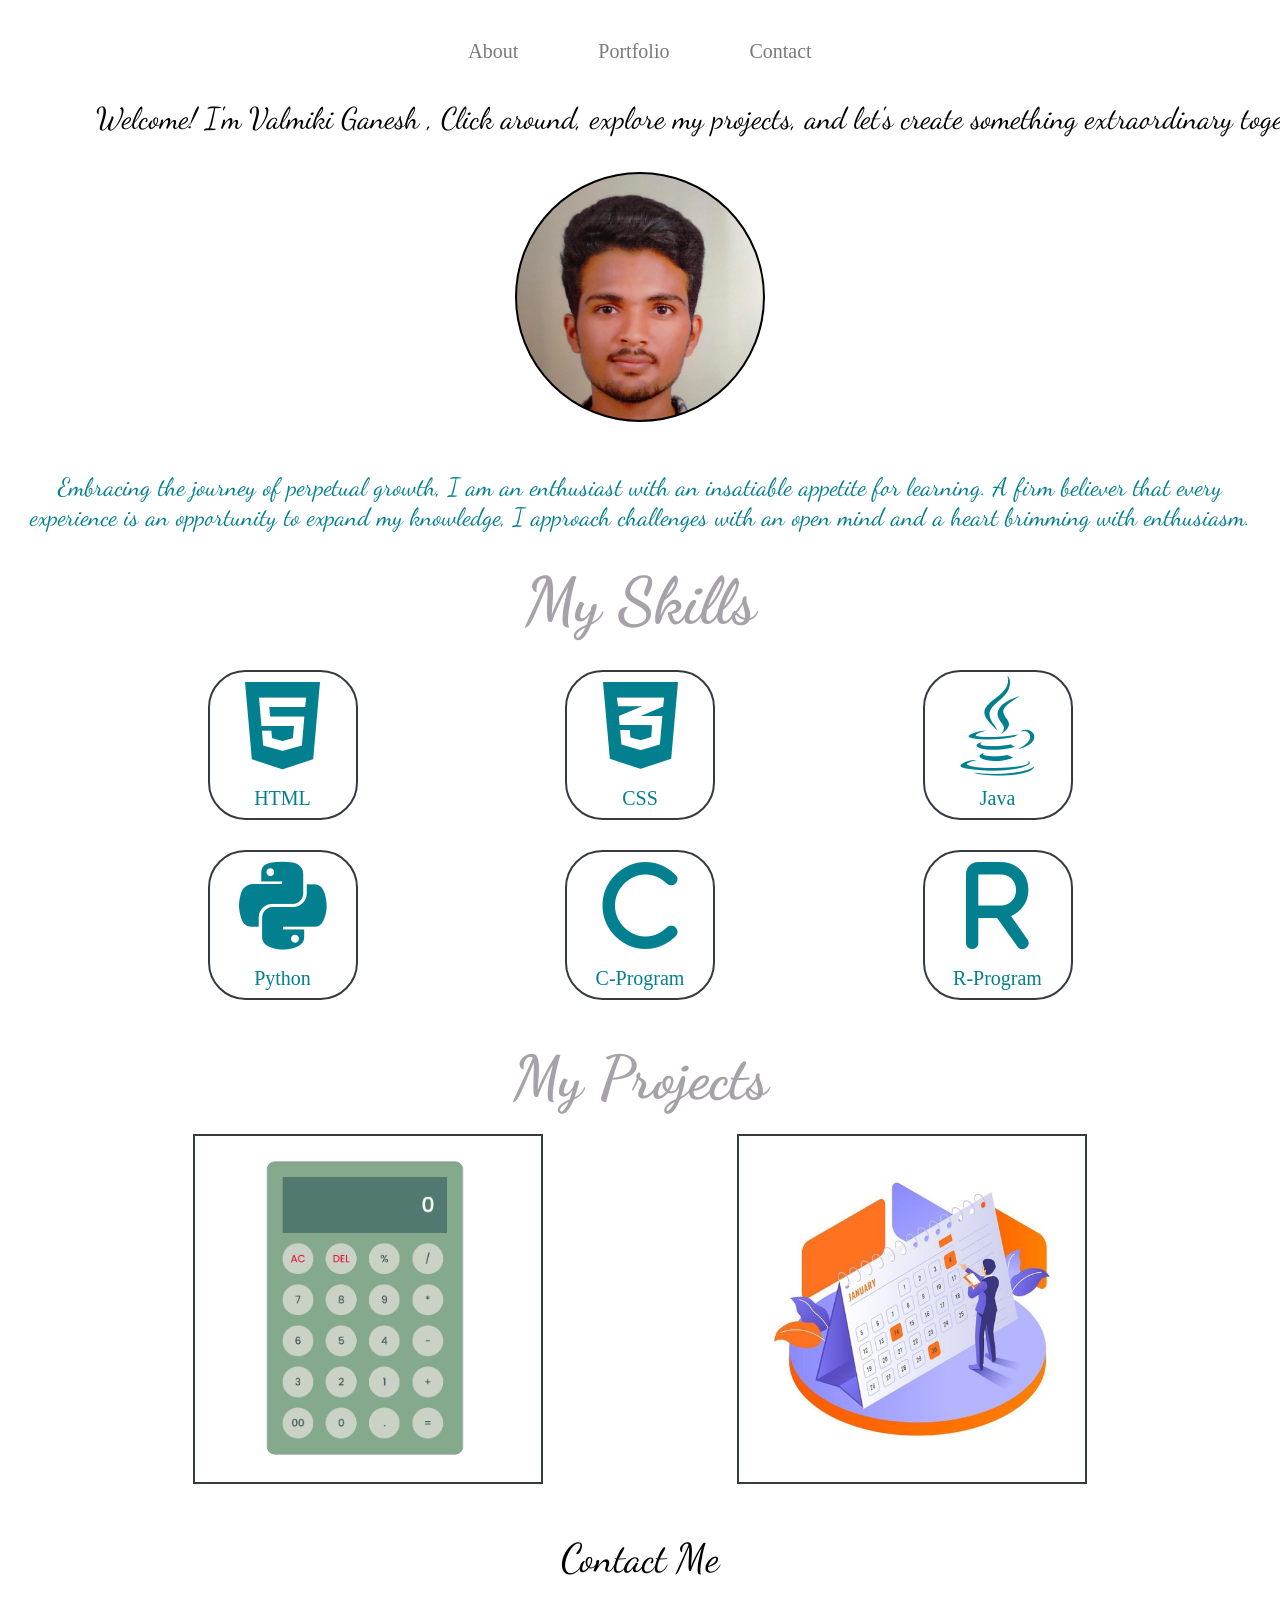
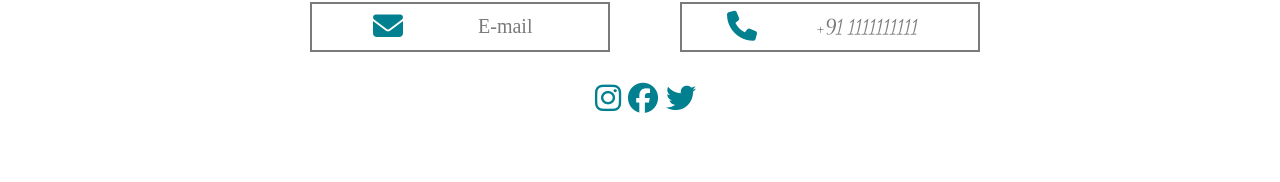
<file: index.html>
<!DOCTYPE html>
<html lang="en">

<head>
    <meta charset="UTF-8">
    <meta name="viewport" content="width=device-width, initial-scale=1.0">
    <link rel="stylesheet" href="style.css">
    <link rel="stylesheet" href="https://cdnjs.cloudflare.com/ajax/libs/font-awesome/6.4.2/css/all.min.css" integrity="sha512-z3gLpd7yknf1YoNbCzqRKc4qyor8gaKU1qmn+CShxbuBusANI9QpRohGBreCFkKxLhei6S9CQXFEbbKuqLg0DA==" crossorigin="anonymous" referrerpolicy="no-referrer" />
    <title>Portfolio</title>
</head>

<body>
    <header>
        <div class="navbar">
            <div class="nav"><a href="#About" class="anchor">About</a></div>
            <div class="nav"><a href="#Portfolio" class="anchor">Portfolio</a></div>
            <div class="nav"><a href="#Contact" class="anchor">Contact</a></div>
        </div>
    </header>
    <content>
        <pre class="welcome">
            Welcome! I'm Valmiki Ganesh , Click around, explore my projects, and let's create something extraordinary together!
        </pre>
        <div class="profile">
            <div class="circle"></div>
        </div>
        <div id="About" class="about">
            <p class="self">
                Embracing the journey of perpetual growth, I am an enthusiast with an insatiable appetite for learning.
                A firm believer that every experience is an opportunity to expand my knowledge, 
                I approach challenges with an open mind and a heart brimming with enthusiasm.
            </p>
            <p class="myskill">
                 My Skills
            </p>
            <div class="skill">
                <div class="course">
                    <i class="fa-brands fa-html5"></i>
                    <p class="name">HTML</p>
                </div>
                <div class="course">
                    <i class="fa-brands fa-css3-alt"></i>
                    <p class="name">CSS</p>
                </div>
                <div class="course">
                    <i class="fa-brands fa-java"></i>
                    <p class="name">Java</p>
                </div>
            </div>
            <div class="skills">
                <div class="course">
                    <i class="fa-brands fa-python"></i>
                    <p class="name">Python</p>
                </div>
                <div class="course">
                    <i class="fa-solid fa-c"></i>
                    <p class="name">C-Program</p>
                </div>
                <div class="course">
                    <i class="fa-solid fa-r"></i>
                    <p class="name">R-Program</p>
                </div>
            </div>
        </div>
        <div id="Portfolio" class="proname">
            <p>My Projects</p>
            </div>
        <div class="projects">
            <div class="pro"></div>
            <div class="clone"></div>
        </div>
    </content>
    <footer>
        <p id="Contact" class="cont"> Contact Me</p>
        <div class="contact">
            <div class="reply">
                <div class="replyimg">
                <i class="fa-solid fa-envelope"></i>
                </div>
                <div class="replyinfo">
                    <a href="manishhruthvik@gmail.com" class="anchor">E-mail</a>
                </div>
            </div>
            <div class="reply">
                <div class="replyimg">
                    <i class="fa-solid fa-phone"></i>
                </div>
                <div class="replyinfo">
                    <p>+91 1111111111</p>
                </div>
            </div>
        </div>
        <div class="social">
            <div class="replyimg">
                <i class="fa-brands fa-instagram"></i>
                <i class="fa-brands fa-facebook"></i>
                <i class="fa-brands fa-twitter"></i>
            </div>
        </div>
    </footer>
</body>

</html>
</file>
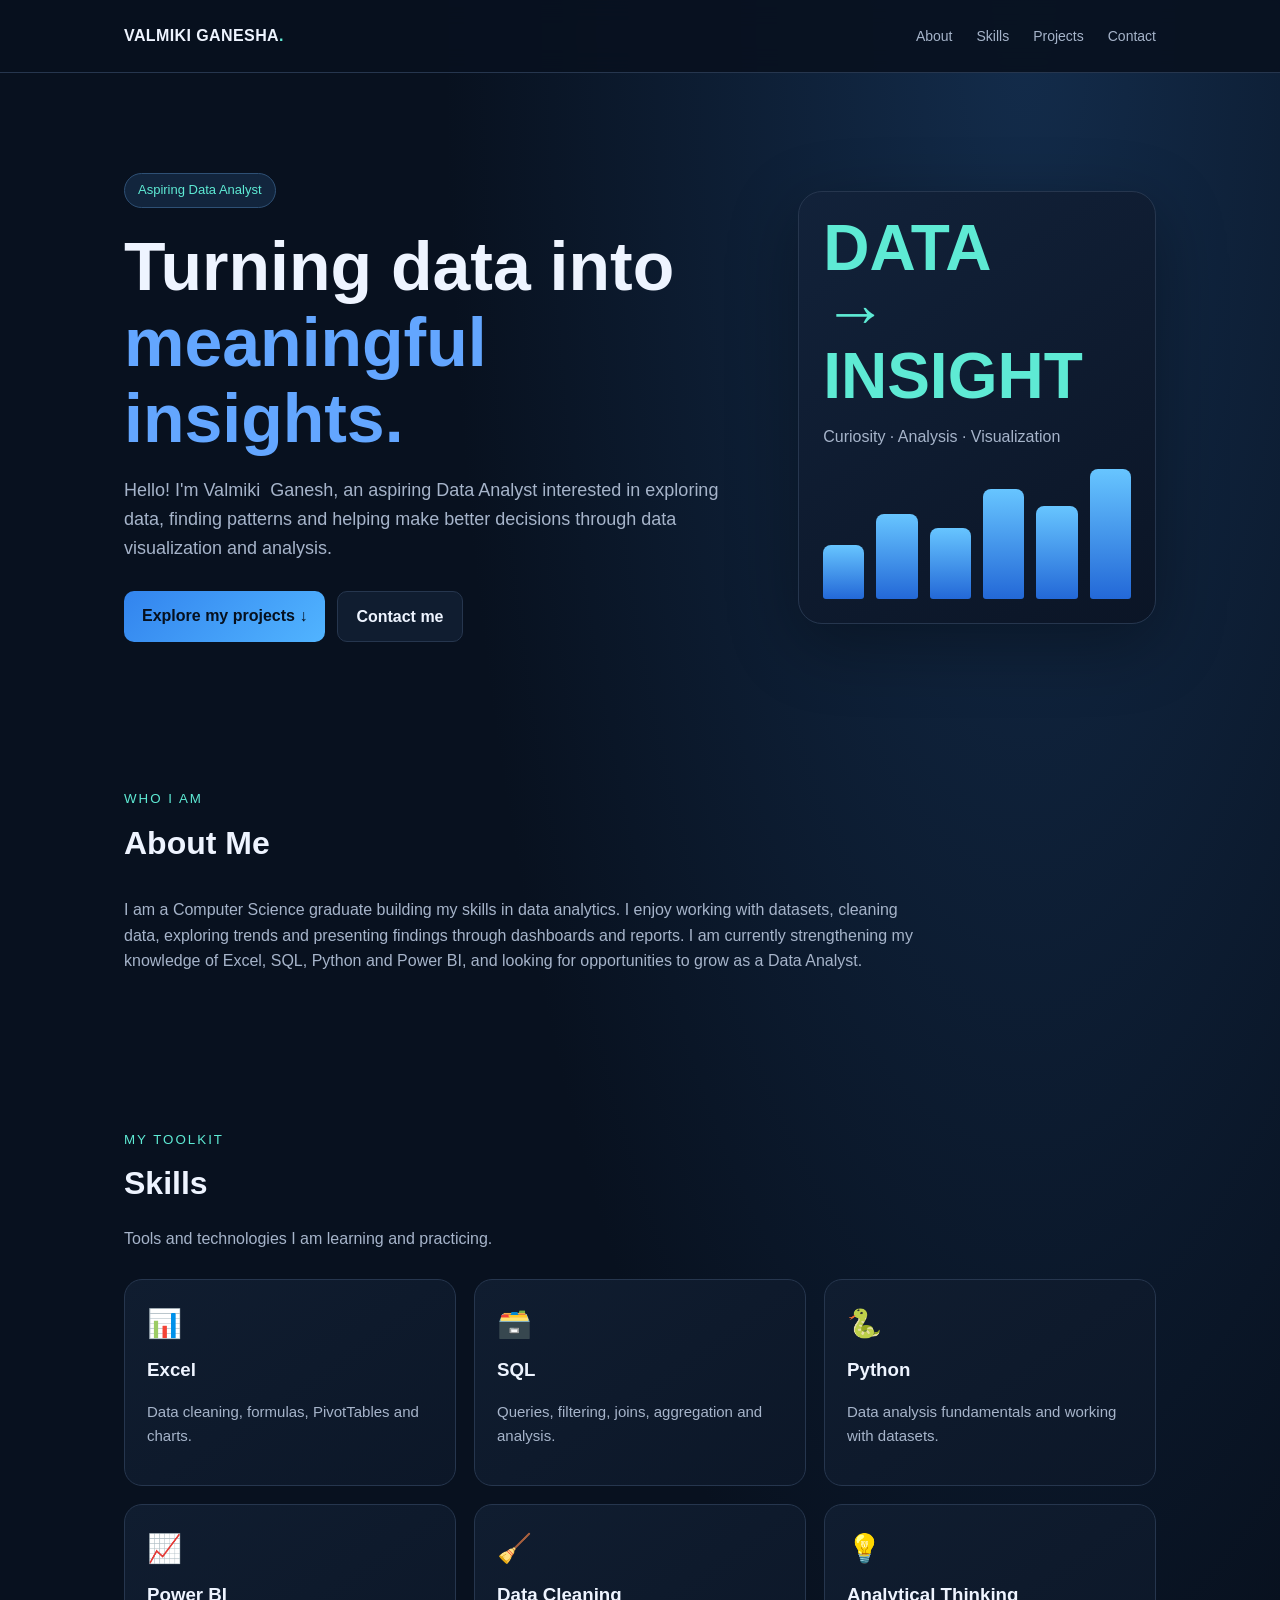
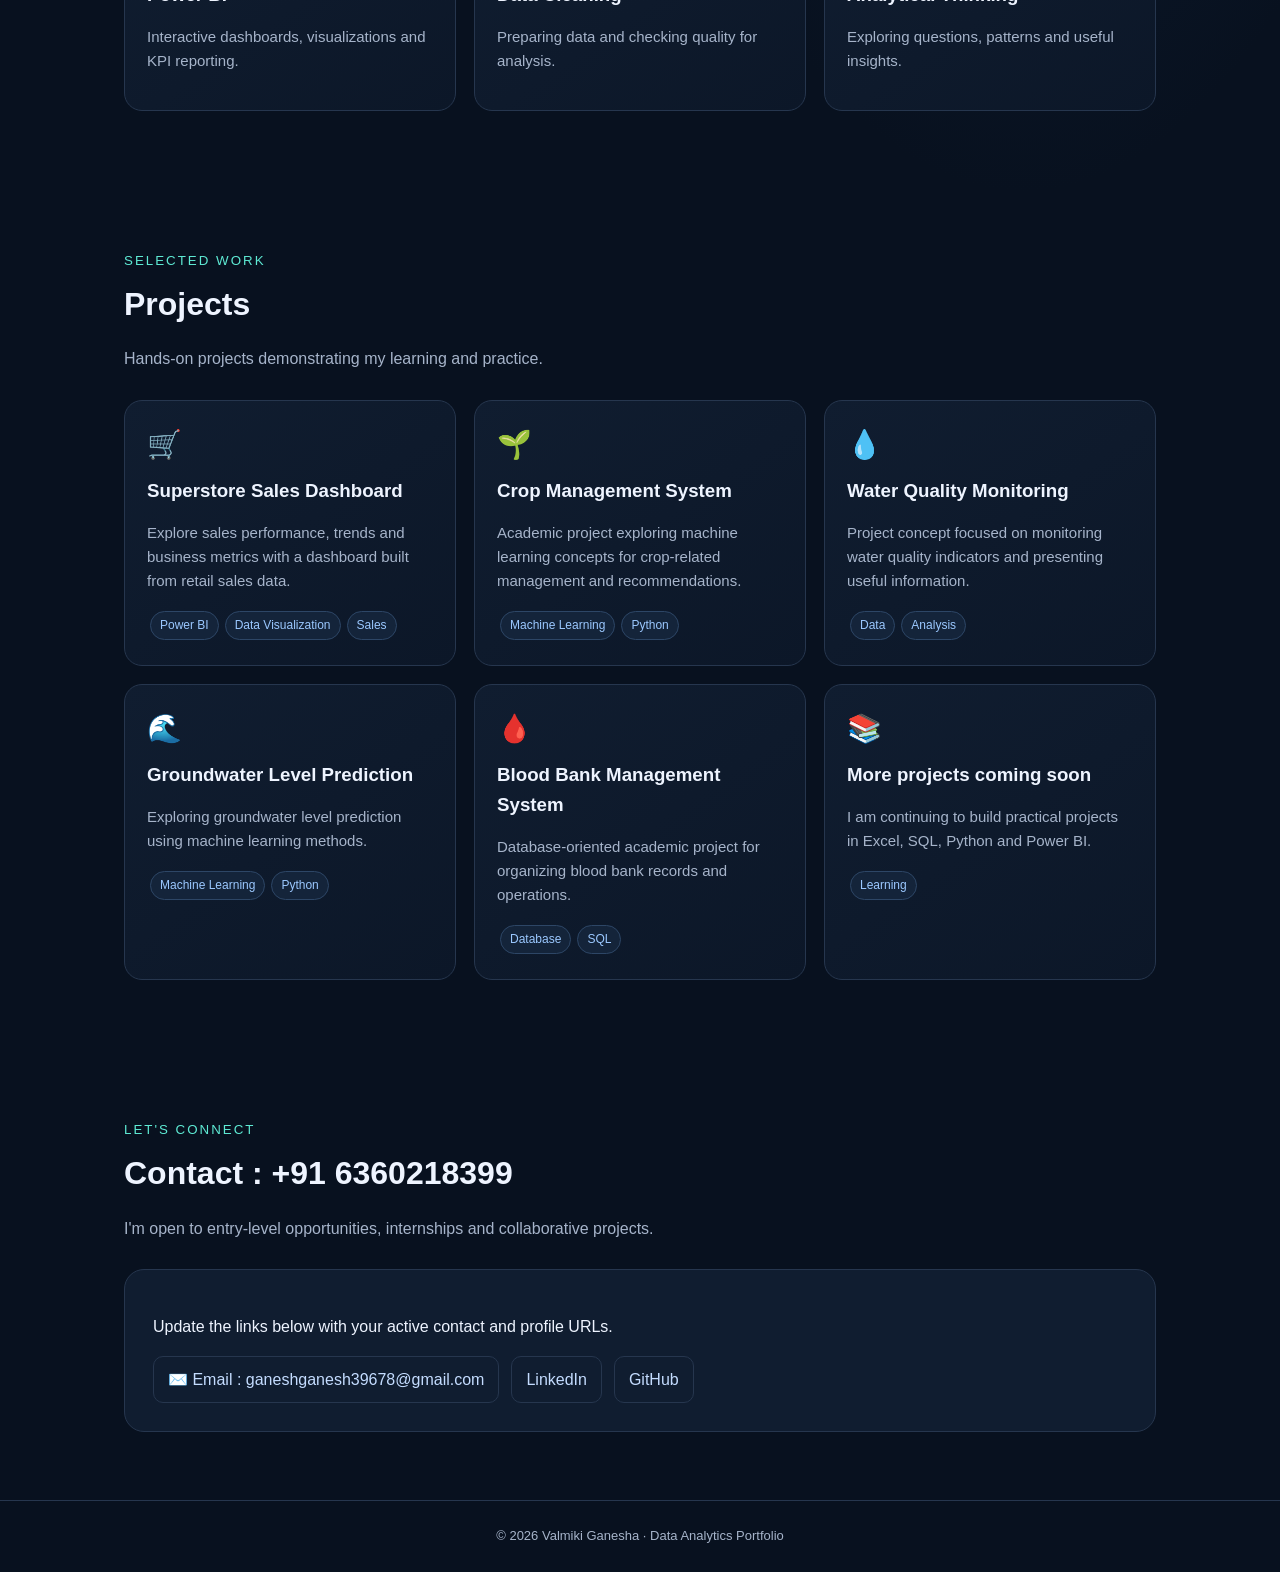
<file: MyPortfolio/Data-Analytics-portfolio.html>
<!DOCTYPE html>
<html lang="en">
<head>
<meta charset="UTF-8"><meta name="viewport" content="width=device-width, initial-scale=1.0"><title>Valmiki Ganesha | Data Analyst Portfolio</title>
<style>
:root{--bg:#08111f;--panel:#101d30;--text:#eef4ff;--muted:#a6b4ca;--blue:#63a6ff;--cyan:#5eead4;--line:#26364e}*{box-sizing:border-box}html{scroll-behavior:smooth}body{margin:0;background:radial-gradient(ellipse at 80% 0%,#132c4b 0,transparent 40%),var(--bg);color:var(--text);font-family:Inter,Segoe UI,Arial,sans-serif;line-height:1.6}a{color:inherit;text-decoration:none}.wrap{max-width:1080px;margin:auto;padding:0 24px}header{position:sticky;top:0;background:#08111fe8;backdrop-filter:blur(12px);border-bottom:1px solid var(--line);z-index:5}.nav{height:72px;display:flex;align-items:center;justify-content:space-between}.brand{font-weight:800;letter-spacing:.4px}.brand span{color:var(--cyan)}nav{display:flex;gap:24px;color:var(--muted);font-size:14px}nav a:hover{color:var(--cyan)}.hero{padding:100px 0 75px;display:grid;grid-template-columns:1.4fr .8fr;align-items:center;gap:48px}.pill{display:inline-block;border:1px solid #2e5075;background:#12253d;color:var(--cyan);border-radius:30px;padding:6px 13px;font-size:13px}.hero h1{font-size:clamp(40px,6vw,68px);line-height:1.12;margin:20px 0}.hero h1 span{color:var(--blue)}.lead{font-size:18px;color:var(--muted);max-width:620px}.btns{display:flex;gap:12px;flex-wrap:wrap;margin-top:28px}.btn{padding:12px 18px;border-radius:10px;background:linear-gradient(135deg,#3284ee,#51b4ff);color:#06101e;font-weight:700}.btn.secondary{border:1px solid var(--line);background:var(--panel);color:var(--text)}.visual{border:1px solid var(--line);border-radius:24px;padding:24px;background:linear-gradient(145deg,#12223a,#0b1526);box-shadow:0 20px 70px #0005}.visual .big{font-size:64px;font-weight:800;color:var(--cyan);line-height:1}.visual p{color:var(--muted)}.bars{display:flex;align-items:end;gap:12px;height:130px;margin-top:20px}.bars i{flex:1;border-radius:8px 8px 3px 3px;background:linear-gradient(#67c5ff,#2368d7);display:block}.bars i:nth-child(1){height:42%}.bars i:nth-child(2){height:66%}.bars i:nth-child(3){height:55%}.bars i:nth-child(4){height:85%}.bars i:nth-child(5){height:72%}.bars i:nth-child(6){height:100%}section{padding:68px 0}.section-head{margin-bottom:28px}.section-head small{color:var(--cyan);text-transform:uppercase;letter-spacing:2px}.section-head h2{font-size:32px;margin:7px 0}.section-head p{color:var(--muted)}.grid{display:grid;grid-template-columns:repeat(3,1fr);gap:18px}.card{border:1px solid var(--line);background:linear-gradient(145deg,#101d30,#0c1728);border-radius:18px;padding:22px;transition:.2s}.card:hover{transform:translateY(-4px);border-color:#4d8dd0}.card h3{margin:8px 0 10px}.card p{color:var(--muted);font-size:15px}.tag{display:inline-block;border:1px solid #2d4666;color:#9bc8ff;background:#14243a;padding:4px 9px;border-radius:20px;font-size:12px;margin:3px}.icon{font-size:28px}.about{color:var(--muted);max-width:800px}.contactbox{border:1px solid var(--line);border-radius:20px;background:var(--panel);padding:28px}footer{text-align:center;border-top:1px solid var(--line);padding:25px;color:var(--muted);font-size:13px}.links{display:flex;gap:12px;flex-wrap:wrap;margin-top:16px}.links a{border:1px solid var(--line);border-radius:10px;padding:10px 14px;color:#c4dcff}
@media(max-width:760px){nav{gap:12px;font-size:12px}.hero{grid-template-columns:1fr;padding-top:65px}.visual{max-width:440px}.grid{grid-template-columns:1fr 1fr}.wrap{padding:0 18px}}
@media(max-width:480px){nav{gap:8px}nav a:nth-child(2),nav a:nth-child(3){display:none}.grid{grid-template-columns:1fr}.hero h1{font-size:42px}}
</style></head>
<body><header><div class="wrap nav"><a class="brand" href="#home">VALMIKI GANESHA<span>.</span></a><nav><a href="#about">About</a><a href="#skills">Skills</a><a href="#projects">Projects</a><a href="#contact">Contact</a></nav></div></header>
<main class="wrap"><section class="hero" id="home"><div><span class="pill">Aspiring Data Analyst</span><h1>Turning data into <span>meaningful insights.</span></h1><p class="lead">Hello! I'm Valmiki  Ganesh, an aspiring Data Analyst interested in exploring data, finding patterns and helping make better decisions through data visualization and analysis.</p><div class="btns"><a class="btn" href="#projects">Explore my projects ↓</a><a class="btn secondary" href="#contact">Contact me</a></div></div><div class="visual"><div class="big">DATA<br>→ INSIGHT</div><p>Curiosity · Analysis · Visualization</p><div class="bars"><i></i><i></i><i></i><i></i><i></i><i></i></div></div></section>
<section id="about"><div class="section-head"><small>Who I am</small><h2>About Me</h2></div><p class="about">I am a Computer Science graduate building my skills in data analytics. I enjoy working with datasets, cleaning data, exploring trends and presenting findings through dashboards and reports. I am currently strengthening my knowledge of Excel, SQL, Python and Power BI, and looking for opportunities to grow as a Data Analyst.</p></section>
<section id="skills"><div class="section-head"><small>My toolkit</small><h2>Skills</h2><p>Tools and technologies I am learning and practicing.</p></div><div class="grid"><article class="card"><div class="icon">📊</div><h3>Excel</h3><p>Data cleaning, formulas, PivotTables and charts.</p></article><article class="card"><div class="icon">🗃️</div><h3>SQL</h3><p>Queries, filtering, joins, aggregation and analysis.</p></article><article class="card"><div class="icon">🐍</div><h3>Python</h3><p>Data analysis fundamentals and working with datasets.</p></article><article class="card"><div class="icon">📈</div><h3>Power BI</h3><p>Interactive dashboards, visualizations and KPI reporting.</p></article><article class="card"><div class="icon">🧹</div><h3>Data Cleaning</h3><p>Preparing data and checking quality for analysis.</p></article><article class="card"><div class="icon">💡</div><h3>Analytical Thinking</h3><p>Exploring questions, patterns and useful insights.</p></article></div></section>
<section id="projects"><div class="section-head"><small>Selected work</small><h2>Projects</h2><p>Hands-on projects demonstrating my learning and practice.</p></div><div class="grid"><article class="card"><div class="icon">🛒</div><h3>Superstore Sales Dashboard</h3><p>Explore sales performance, trends and business metrics with a dashboard built from retail sales data.</p><span class="tag">Power BI</span><span class="tag">Data Visualization</span><span class="tag">Sales</span></article><article class="card"><div class="icon">🌱</div><h3>Crop Management System</h3><p>Academic project exploring machine learning concepts for crop-related management and recommendations.</p><span class="tag">Machine Learning</span><span class="tag">Python</span></article><article class="card"><div class="icon">💧</div><h3>Water Quality Monitoring</h3><p>Project concept focused on monitoring water quality indicators and presenting useful information.</p><span class="tag">Data</span><span class="tag">Analysis</span></article><article class="card"><div class="icon">🌊</div><h3>Groundwater Level Prediction</h3><p>Exploring groundwater level prediction using machine learning methods.</p><span class="tag">Machine Learning</span><span class="tag">Python</span></article><article class="card"><div class="icon">🩸</div><h3>Blood Bank Management System</h3><p>Database-oriented academic project for organizing blood bank records and operations.</p><span class="tag">Database</span><span class="tag">SQL</span></article><article class="card"><div class="icon">📚</div><h3>More projects coming soon</h3><p>I am continuing to build practical projects in Excel, SQL, Python and Power BI.</p><span class="tag">Learning</span></article></div></section>
<section id="contact"><div class="section-head"><small>Let's connect</small><h2>Contact : +91 6360218399</h2><p>I'm open to entry-level opportunities, internships and collaborative projects.</p></div><div class="contactbox"><p>Update the links below with your active contact and profile URLs.</p><div class="links"><a href="mailto:ganeshganesh39678@gmail.com">✉️ Email : ganeshganesh39678@gmail.com</a><a href="https://www.linkedin.com/" target="_blank" rel="noopener">LinkedIn</a><a href="https://github.com/" target="_blank" rel="noopener">GitHub</a></div></div></section></main><footer>© 2026 Valmiki Ganesha · Data Analytics Portfolio</footer></body></html>
</file>
<file: style.css>
@import url('https://fonts.googleapis.com/css2?family=Dancing+Script:wght@500;600&display=swap');
*{
    margin:0;
    box-sizing: border-box;
}
.navbar{
    height: 100px;
    display: flex;
    justify-content:center;
    background-color: white;
}
.anchor{
    color: #7A7A7A;
    text-decoration: none;
    font-family: Cambria, Cochin, Georgia, Times, 'Times New Roman', serif;
}
.nav{  
    font-size:20px;
    padding:40px;
    cursor:pointer;
}
.anchor:hover{
    color: #EDF6F9;
}

.welcome{
    font-size: 30px;
    background-color: white;
    text-align: center;
    color:black;
    font-family: 'Dancing Script', cursive;
}
.profile{
    background-color: white;
    height: 300px;
    display: flex;
    justify-content: center;
}
.circle{
    height: 250px;
    width: 250px;
    border: 2px solid black;
    border-radius: 50%;
    background-image: url("pic.jpg");
    background-size: cover;
}
.about{
    height: 550px;
    background-color: white;
}
.self{
    text-align: center;
    color:#028090;
    margin:0px 30px 30px 30px;
    font-size:25px;
    font-family:'Dancing Script', cursive;

}
.myskill{
    margin-top: 20px;
    color:#A7A2A9;
    font-size: 65px;
    font-weight: 700;
    text-align: center;
    font-family:'Dancing Script', cursive;
}
.skill{
    margin-top:20px ;
    height: 100px; 
    display: flex;
    justify-content: space-evenly;
}
.skills{
    margin-top:80px ;
    height: 100px; 
    display: flex;
    justify-content: space-evenly;
}
.course{
    color: #028090;
    font-size:100px;
    text-align:center;
    height:150px;
    margin-top: 10px;
    width:150px;
    border: solid 2px #343A40;
    border-radius: 25%;
    font-family: 'Times New Roman', Times, serif;
}
.course:hover{
    background-color:black;
}
.name{
    font-size: 20px;
}
.proname{
    padding:20px 0px 20px 0px;

    text-align: center;
    font-size: 60px;
    background-color: white;
    color:#A7A2A9;
    font-weight: 700;
    font-family: 'Dancing Script', cursive;;
}
.projects{
    background-color: white;
    height: 400px;
    display: flex;
    justify-content: space-evenly;
}
.pro{
    color: #028090;
    background-image: url("cal.png");
    background-size:contain;
    font-size:100px;
    text-align:center;
    height:350px;
    width:350px;
    border: solid 2px #343A40;
    font-family: 'Times New Roman', Times, serif;
}
.clone{
    background-image: url("todo.jpg");
    background-size:contain;
    font-size:100px;
    text-align:center;
    height:350px;
    width:350px;
    border: solid 2px #343A40;
    font-family: 'Times New Roman', Times, serif;
}
.cont{
    background-color: white;
    text-align: center;
    color: black;
    font-size: 40px;
    font-family: 'Dancing Script', cursive;;
}
.contact{
    background-color: white;
    height: 100px;
    display: flex;
    justify-content: center;
}
.reply{display: flex;
    justify-content: space-evenly;
    align-items: center;
    margin: 20px 30px 0px 40px;
    height: 50px;
    width:300px;
    background-color: white;
    border: solid 2px  #7A7A7A;
}
.replyimg{
    color: #028090;
    font-size: 30px;
}
.replyinfo{
    color: #7A7A7A;
    padding: 15px;
    font-size: 20px;
    font-family: 'Dancing Script', cursive;
}
.social{
    background-color: white;
    height: 100px;
    display: flex;
    justify-content: center;
    padding: 0px 20px 0px 30px;
}
</file>
